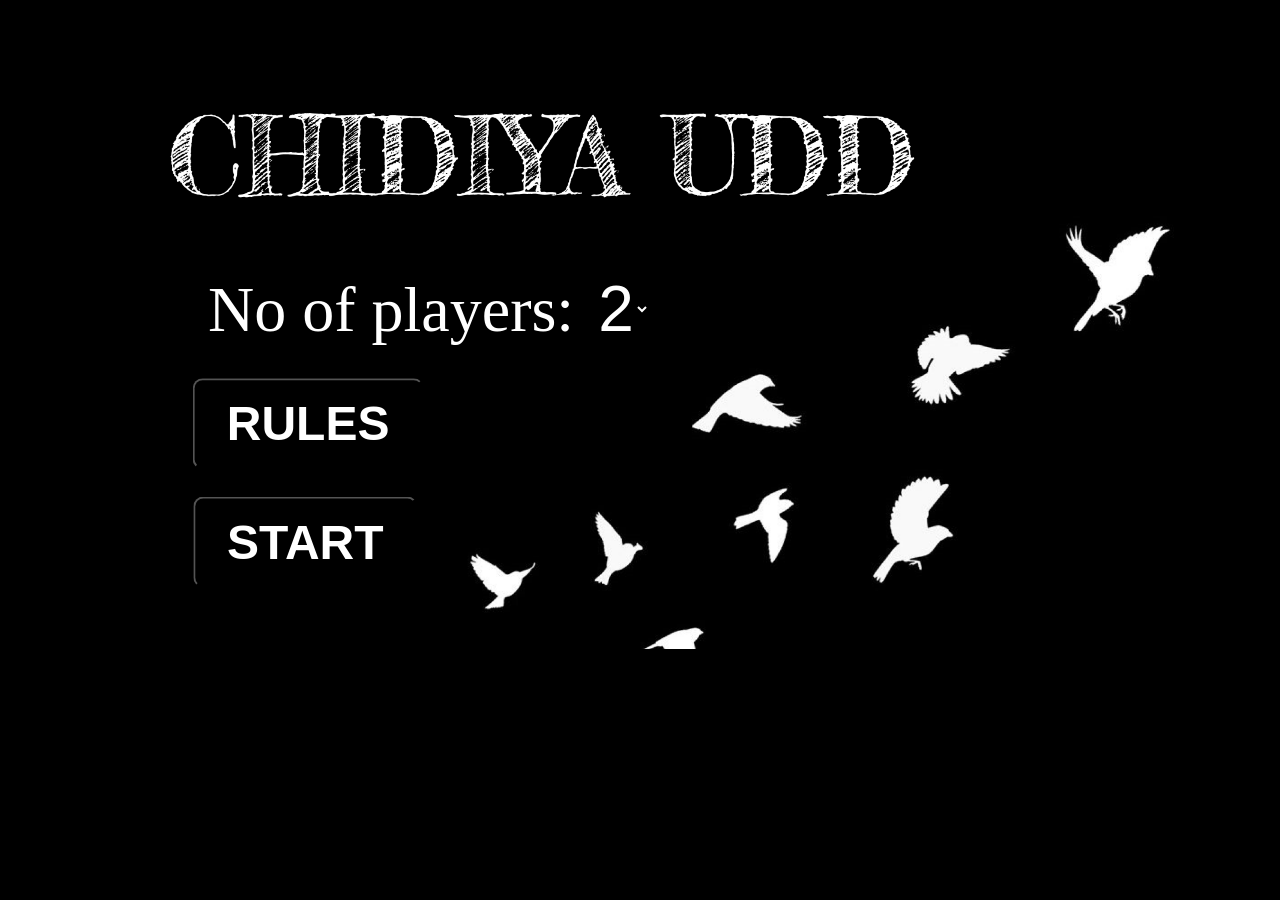
<file: CHIDIYA_UD-Sasmit/index.html>
<!DOCTYPE html>
<html lang="en">
<head>
    <meta charset="UTF-8">
    <meta http-equiv="X-UA-Compatible" content="IE=edge">
    <meta name="viewport" content="width=device-width, initial-scale=1.0">
    <title>chidiya_udd</title>
    <link rel="stylesheet" href="main.css">
</head>
<body>
    <div class="container1 container" id="container1">
        <img src="background1.png" id="bgd1" class="bgd">
        <div>
            <label for="nop" id="nope">No of players:</label>
            <select name="nofp" id="nop">
                <option value="2">2</option>
                <option value="3">3</option>
                <option value="4">4</option>
            </select>
            <button id="rules" onclick="change1()">RULES</button>
            <button id="start" onclick="change2()">START</button>
        </div>
        
    </div>
    <div class="container2 container" id="container2">
        <button id="begin" onclick="back()">X</button>
        <div class="containerr">
        <h1>RULES</h1>
        <div class="rulestext">
            <div id="r1">1. Players will be presented with images which may fly or not.</div>
            <div id="r2">2. Players have to press the corresponding key if it can fly. Otherwise they must not press any key during the time interval.</div>
            <div id="r3">3. The time interval will gradually keep decreasing.</div>
            <div id="r4">4. Each right answer will give +10 points and each wrong answer will give -5 points.</div>
            <div id="r5">5. The player who reaches 150 points first will be the winner.</div>
        </div>
        
        <div class="keys"><div id="keys">KEYS</div>
            <div id="p1key">PLAYER1 : Q</div>
            <div id="p2key">PLAYER2 : C</div>
            <div id="p3key">PLAYER3 : M</div>
            <div id="p4key">PLAYER4 : P</div>
        </div>
    </div>
        
        
        
    </div>
    <div class="container3 container" id="container3">
        <div class="containerscore">
        <div id="player1s">PLAYER 1(Q) : <div id="p1s">0</div></div>
        <div id="player2s">PLAYER 2(C) : <div id="p2s">0</div></div>
        <div id="player3s">PLAYER 3(M) : <div id="p3s">0</div></div>
        <div id="player4s">PLAYER 4(P) : <div id="p4s">0</div></div>
        </div>
        <img src="rsg.png" id="ques">
    </div>
    <div class="container4 container" id="container4">
        <div id="eliminate">SCORES</div>
        <div id="player1">PLAYER 1 : <div id="p5s">0</div></div>
        <div id="player2">PLAYER 2 : <div id="p6s">0</div></div>
        <div id="player3">PLAYER 3 : <div id="p7s">0</div></div>
        <div id="player4">PLAYER 4 : <div id="p8s">0</div></div>
        <button id="continue" onclick="change4()" >CONTINUE</button>
    </div>
        <div class="container5 container" id="container5">
            <div id="none">ITS A DRAW</div>
            <div id="p1win">PLAYER 1 HAS WON THE GAME</div>
            <div id="p2win">PLAYER 2 HAS WON THE GAME</div>
            <div id="p3win">PLAYER 3 HAS WON THE GAME</div>
            <div id="p4win">PLAYER 4 HAS WON THE GAME</div>
        <button id="restart" onclick="change5()">RESTART</button>
        </div>
</body>
<script src="script.js"></script>
</html>
</file>
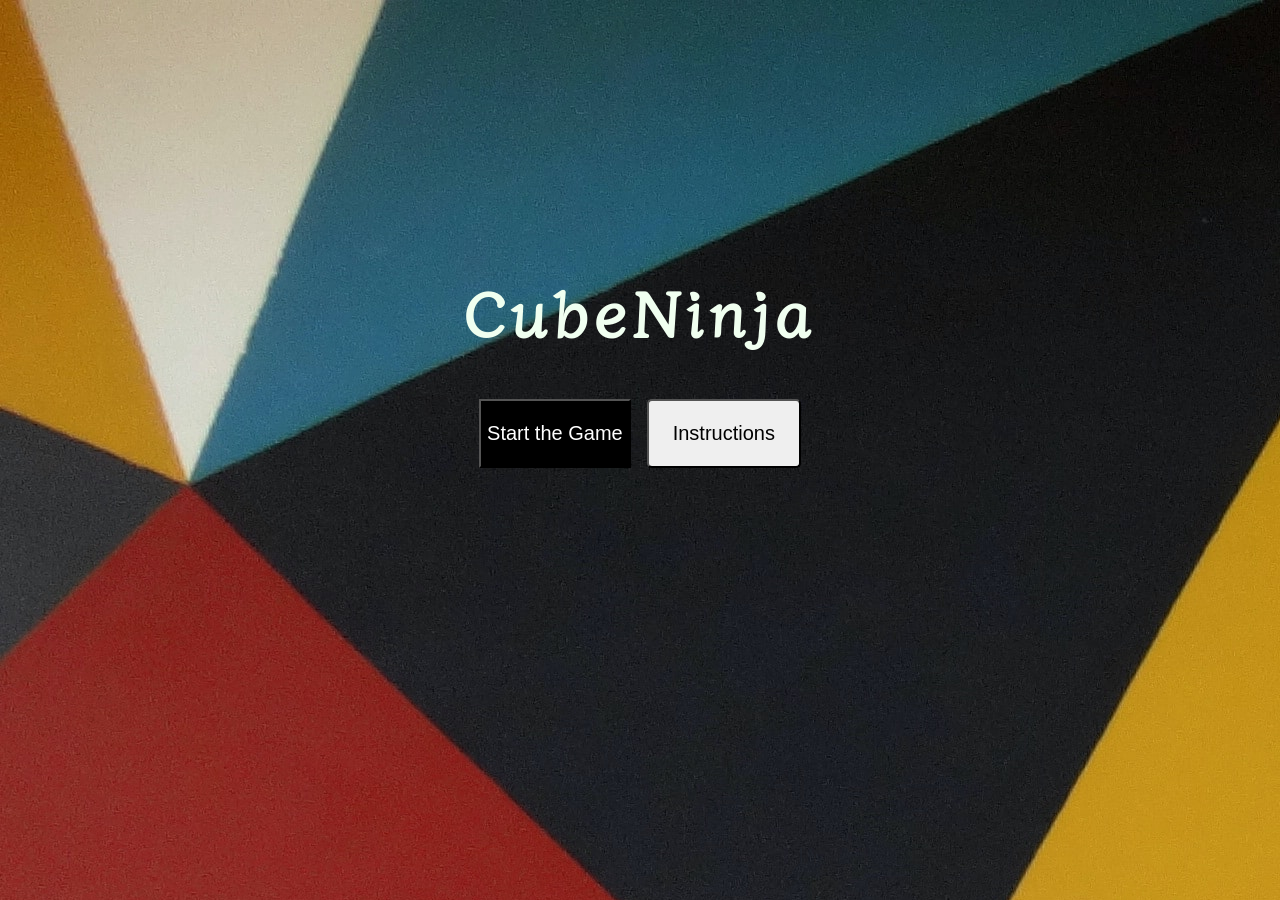
<file: CircleNinja-Pranav/index.html>
<!DOCTYPE html>
<html lang="en">
<head>
    <meta charset="UTF-8">
    <meta http-equiv="X-UA-Compatible" content="IE=edge">
    <meta name="viewport" content="width=device-width, initial-scale=1.0">
    <title>Cube Ninja</title>
    <link rel="preconnect" href="https://fonts.googleapis.com">
    <link rel="preconnect" href="https://fonts.gstatic.com" crossorigin>
    <link rel="preconnect" href="https://fonts.googleapis.com">
    <link rel="preconnect" href="https://fonts.gstatic.com" crossorigin>
    <link href="https://fonts.googleapis.com/css2?family=Dancing+Script:wght@700&family=Diphylleia&display=swap" rel="stylesheet">
    <link href="https://fonts.googleapis.com/css2?family=Dancing+Script:wght@700&display=swap" rel="stylesheet">
    <link rel="stylesheet" href="styles.css">
</head>
<body>
    <div class = "bgs">
        <h1 class = "head">CubeNinja</h1>
        <center>
            <div class = "wrapper">
                <button class = "start-game"><p class = "button-text">Start the Game</p>
                <button class = "button_i">Instructions</button>
            </div>
        </center>
        
       
        <pre class = "instructions" hidden = "hidden">Instructions:
            1. After clicking start, randomly cubes will be projected on to the screen.
            2. Using your touchpad/mouse, you should try to cut the cubes. If the cube is cut, itll change it's color to red.
            3. If any cube that is not cut goes below the screen, the game ends.
        </pre>
    </div>
    <div class = "game-canvas" hidden = "hidden">
        <button class = "end-game no-select">End Game</button>
       <center><p class = "score no-select">Score : 0</p></center>
       <p class = "lives">Lives Remaining: 3</p>
        
        <canvas id="canvas" width="2000" height="1500"></canvas>
    </div>
    <div class = "game-end" hidden = "hidden">
        <p class = "no-select">GameFinished</p>
        <p class = "final-score no-select">Your score was: 0</p>
       <button class = "home no-select">Go to home</button>
       <button class = "start-game-again no-select">Restart the Game</button>
    </div>
    <script src="script.js"></script>
</body>
</html>
</file>
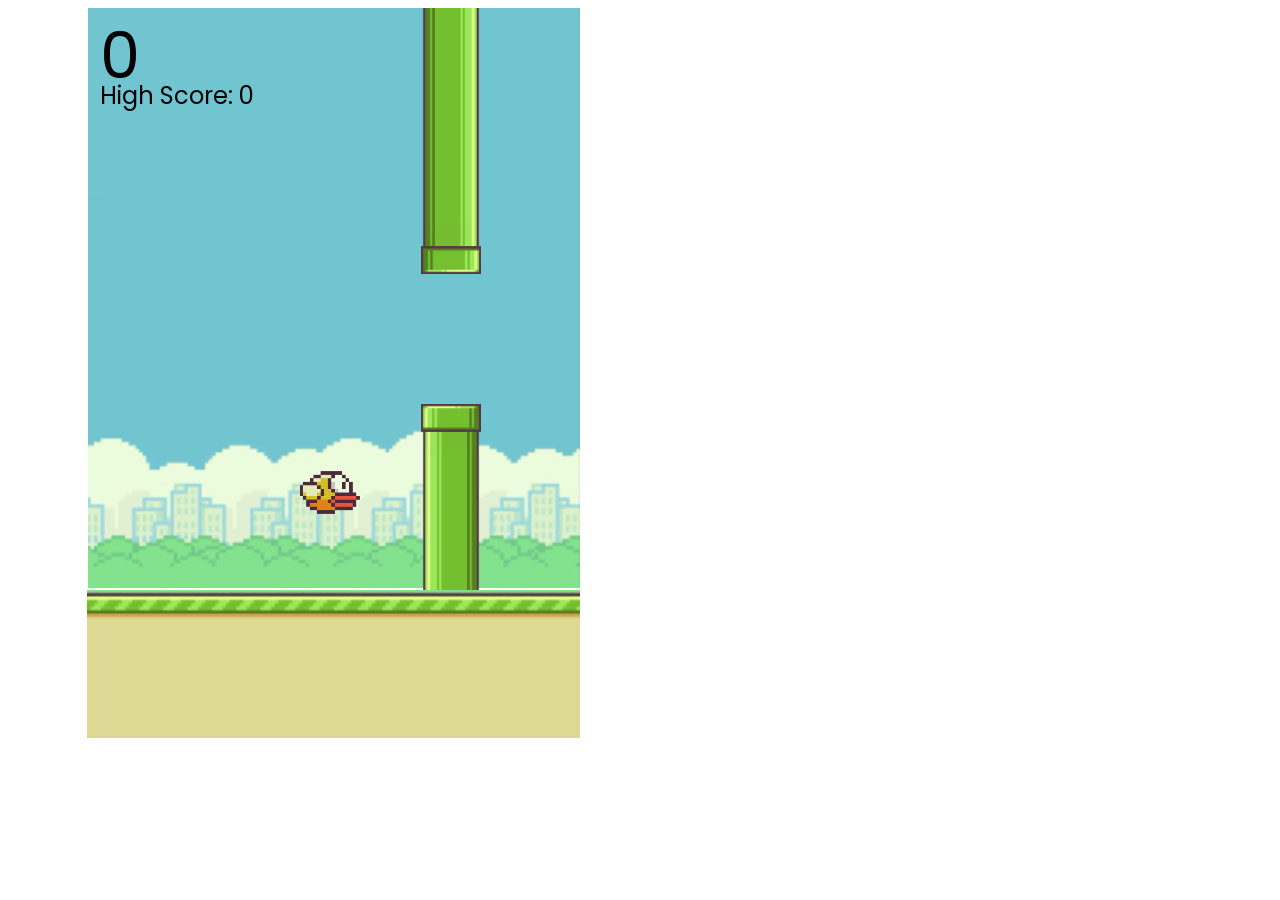
<file: flappyBird-Saurabh/index.html>
<!DOCTYPE html>
<html lang="en">
<head>
    <meta charset="UTF-8">
    <meta http-equiv="X-UA-Compatible" content="IE=edge">
    <meta name="viewport" content="width=device-width, initial-scale=1.0">
    <link rel="stylesheet" href="styles.css">
    <script src="index.js"></script>
    <title>Flappy Bird</title>
</head>
<body>
    <div class="border-left"></div>
    <div class="game-wrapper">
        <div class="border-top"></div>
        <div class="sky">
            <div id="counter"></div>
            <div class="high-score">High Score: </div>
            <div class="game-over">Game Over</div>
            <div class="any-key">Press any key to restart</div>
            <div class="flappy-bird"></div>
        </div>
        <div class="ground"></div>
    </div>
    <div class="border-right"></div>
    
</body>
</html>
</file>
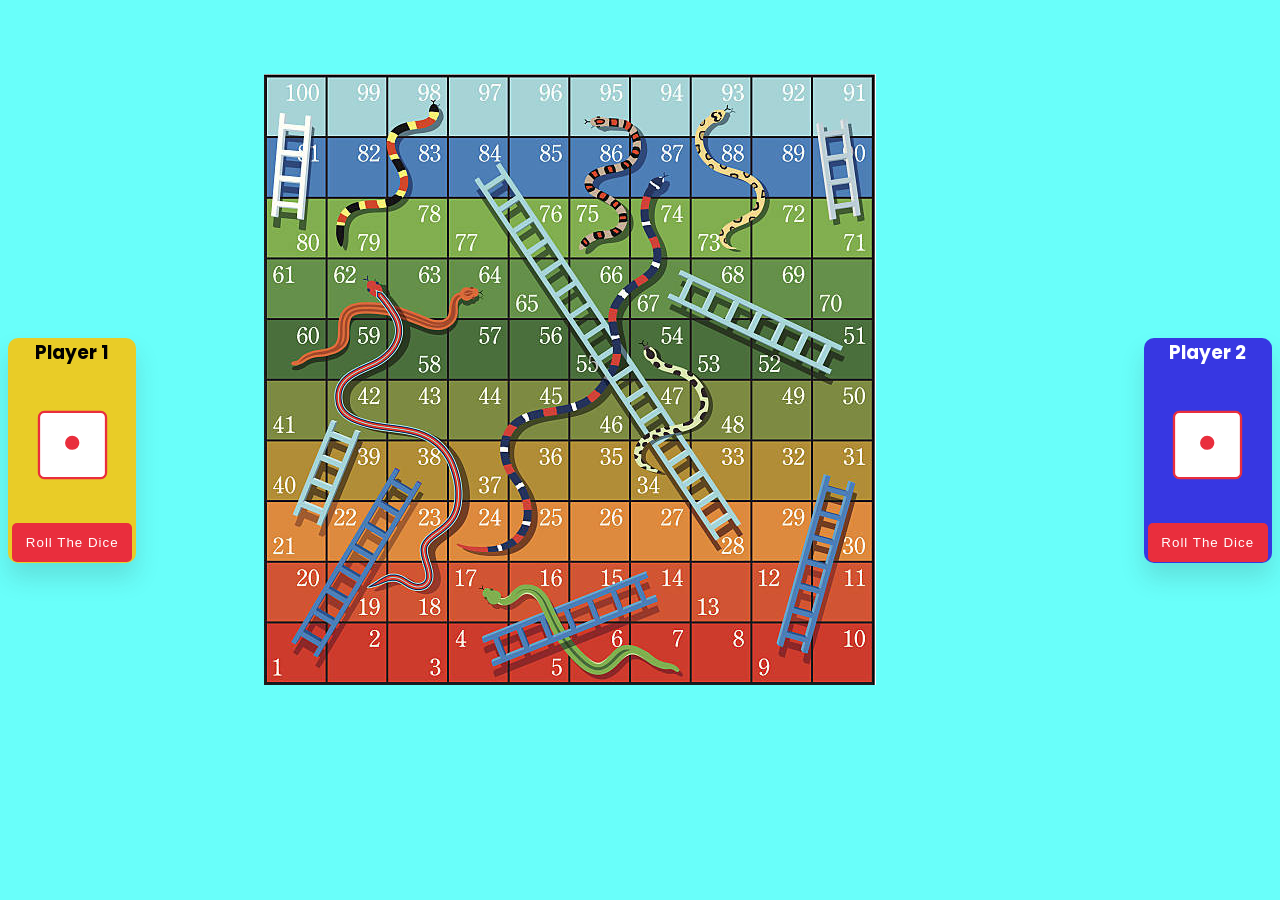
<file: game/index.html>
<!DOCTYPE html>
<html lang="en">

<head>
    <meta charset="UTF-8">
    <meta http-equiv="X-UA-Compatible" content="IE=edge">
    <meta name="viewport" content="width=device-width, initial-scale=1.0">
    <title>Snakes and Ladders</title>
    <link href="https://fonts.googleapis.com/css2?family=Poppins:wght@500&display=swap" rel="stylesheet">
    <link rel="stylesheet" href="styles.css">
</head>

<body>
    <div class="game-frame">
        <div class="dice-frame">
            <div class="text1">
                <h3><b>Player 1</b></h3>
            </div>
            <img src="img/dice-01.svg" id="dice-01" class="dice" alt="">
            <div>
                <button class="btn" id="btn1">Roll The Dice</button>
            </div>
        </div>

        <div class="board">
            <div class="box"></div>

        </div>
        <div class="dice-frame" id="frame2">
            <div class="text2">
                <h3><b>Player 2</b></h3>
            </div>
            <img src="img/dice-01.svg" id="dice-02" class="dice" alt="">
            <div>
                <button class="btn" id="btn2">Roll The Dice</button>
            </div>
        </div>
    </div>
    <script src="script.js"></script>
</body>

</html>
</file>
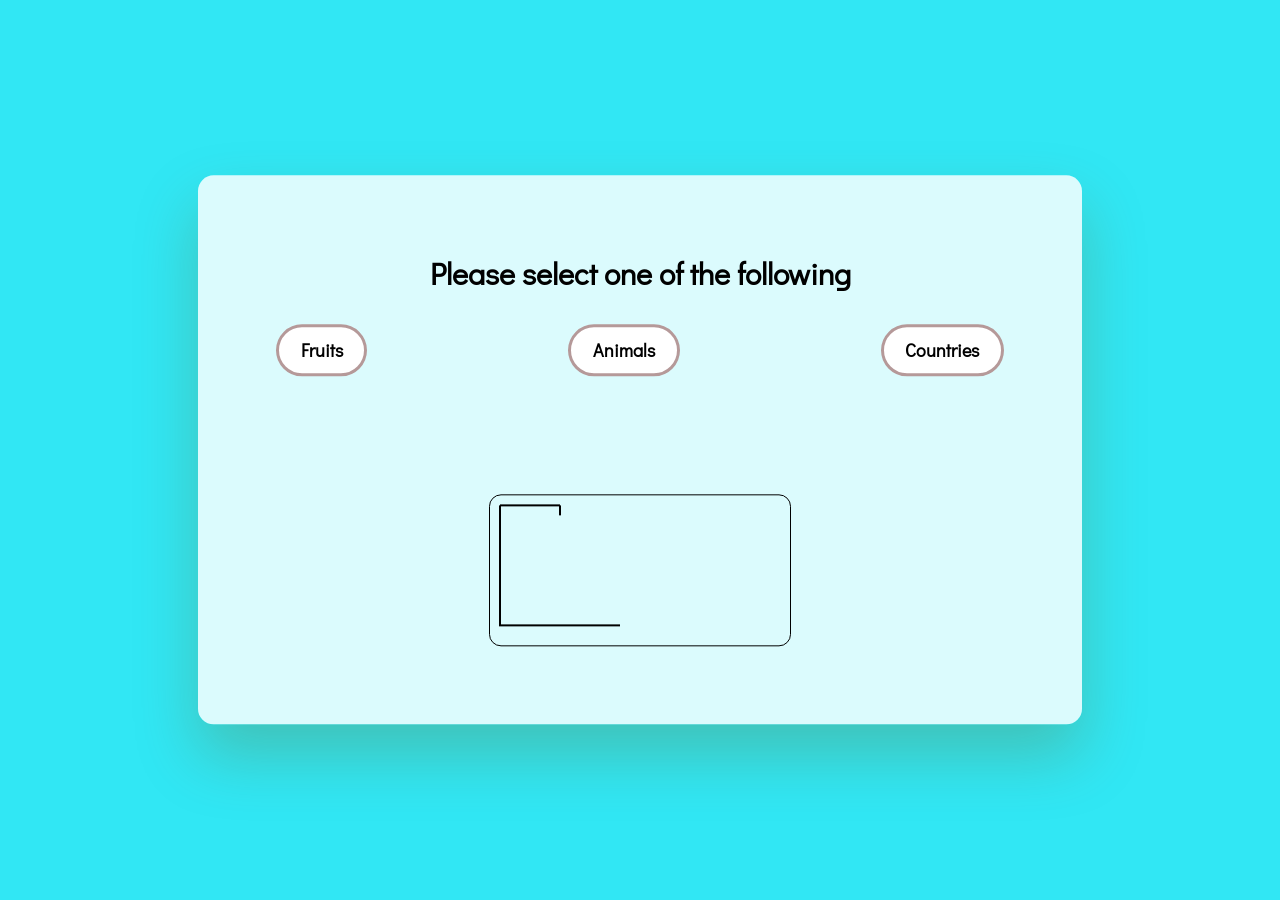
<file: GuessingGAme-Hardik/index.html>
<!DOCTYPE html>
<html lang="en">

<head>
  <meta name="viewport" content="width=device-width, initial-scale=1.0" />
  <title>Guessing Game </title>
  <!-- Google Fonts -->
  <link href="https://fonts.googleapis.com/css2?family=Didact+Gothic&display=swap" rel="stylesheet">


  <!-- Stylesheet -->
  <link rel="stylesheet" href="style.css" />
</head>

<body>
  <div class="container">
    <div id="options-container"></div>
    <div id="letter-container" class="letter-container hide"></div>
    <div id="user-input-section"></div>
    <canvas id="canvas"></canvas>
    <div id="new-game-container" class="new-game-popup hide">
      <div id="result-text"></div>
      <button id="new-game-button">New Game</button>
    </div>
  </div>
  <!-- Script -->
  <script src="script.js"></script>
</body>

</html>
</file>
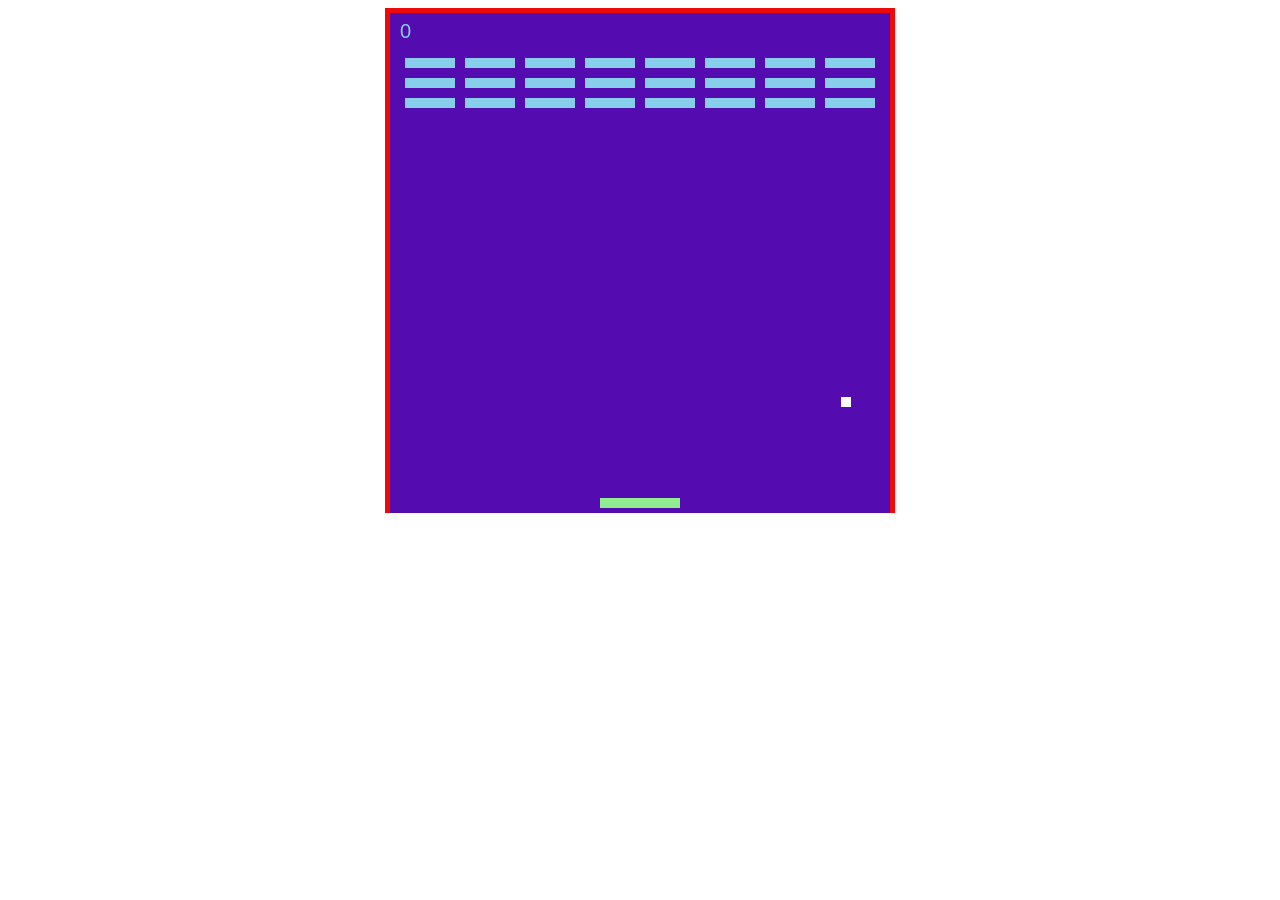
<file: js game/index.html>
<html>
    <head>
        <meta charset="UTF-8">
        <meta name="viewport", content="width=device-width, initial-scale=1.0">
        <title>Breakout</title>
        <link rel="stylesheet" href="breakout.css">
        <script src="breakout.js"></script>
    </head>

    <body>
        <canvas id="board"></canvas>
    </body>
</html>
</file>
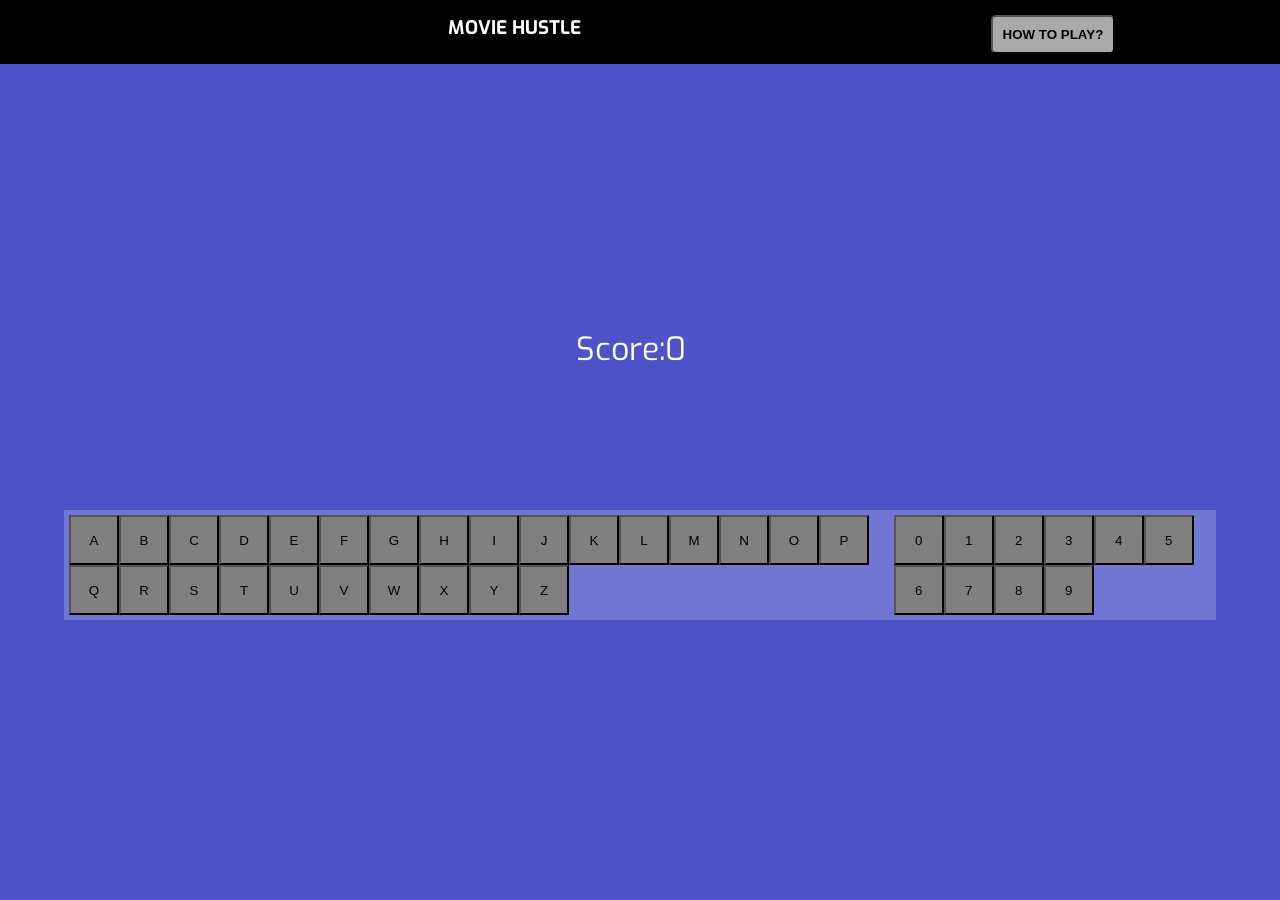
<file: movie-Jasleen/index.html>
<!DOCTYPE html>
<html lang="en">
<head>
    <meta charset="UTF-8">
    <meta http-equiv="X-UA-Compatible" content="IE=edge">
    <meta name="viewport" content="width=device-width, initial-scale=1.0">
    <title>Game</title>
    <link rel="stylesheet" href="index.css">

</head>
<body>
    <div id="play">
        <div class="two">
        <h3>MOVIE HUSTLE</h3>
        <button class="playbtn" onclick="how()" >HOW TO PLAY?</button>
        </div>
    </div>
    
       <p id="how" class="none">So here is the movie title in which you got only vowels of the title and you got chances equal to the number of consonants in the title to guess the correct movie.<br>
        In the checkbox if you enter any consonant if that consonant is there in the title name it will be filled in the title name automatically as well as in the correct consonants space to let you know which consonants you already have filled and if you
        enter wrong consonant it will fill that consonant in the wrong space and you will lose one chance.
        </p>
    <div id="one">
      
    </div>
    <div id="new">
    <p id="gameloss" ></p>
    </div>
    <div id="guess"><button type="button" id="nextbtn" onclick="next()">GUESS NEXT MOVIE</button></div>
    <div class="score">
        <p>Score:</p>
        <p id="point">0</p>
    </div>
   
    <div id="chances"></div>
    <div id="gh">
       <div id="consonant">
         
       </div>
       <div id="number">
        
       </div>
    </div>
  
     <script>
        let consonant=document.getElementById('consonant');
        let number=document.getElementById('number');
        for(let i=65;i<=90;i++){
             var node=document.createElement('button');
             node.type='submit';
             node.classList.add('subbtn');
             textnode=String.fromCharCode(i);
             node.append(textnode);
             node.onclick=function() {hint(this);};
             consonant.appendChild(node);
        }
        for(let i=48;i<=57;i++){
             var node=document.createElement('button');
             node.type='submit';
             node.classList.add('subbtn');
             textnode=String.fromCharCode(i);
             node.append(textnode);
             node.onclick=function() {hint(this);};
             number.appendChild(node);
        }
                const url = 'https://abir82-bollywood-recommendations.p.rapidapi.com/?year=2018&genre=Comedy';
        const options = {
	        method: 'GET',
	       headers: {
	         	'X-RapidAPI-Key': '3684e6db84msh42d5d977177dfcdp15ac51jsn2b864f074624',
	         	'X-RapidAPI-Host': 'abir82-bollywood-recommendations.p.rapidapi.com'
	}
};
let l={};
fetch(url,options).then((response)=>{
             if (!response.ok) {
           throw new Error(`HTTP error: ${response.status}`);
            }
        return  response.json();
             }).then((json)=>{
               l=json;
             });
             let b=[];
             let hino=0;
             let h=0;
             let hiden=[];
             let s="";
             let q=0;
             let x=0;
             fet(0);
             function fet(q){
                b=[];
                hino=0;
                h=0;
                hiden=[];
                s="";
                k="";
               document.getElementById('gameloss').style.display='none';
               document.getElementById('nextbtn').style.display='none';
             fetch(url,options).then((response)=>{
                         if (!response.ok) {
                       throw new Error(`HTTP error: ${response.status}`);
                        }
                    return  response.json();
                         }).then((json)=>{
                       console.log(json);
                       // json is  an array of objects
                        let c=(json.data[q]).Title;
                          console.log(c);
                    
                        let d=c.toUpperCase();
                        let a=['A','E','I','O','U'];
                         console.log(d.length);
                         for(let i=0;i<d.length;i++){
                            let done;
                           if (a.includes(d[i])){
                                done=document.createElement('div');
                                done.classList.add("letter");
                                const f=document.createTextNode(d[i]);
                                done.appendChild(f);
                                done.id=i;
                            }
                            else if(d[i]==" "){
                                done=document.createElement('div');
                                done.classList.add("space");
                                const f=document.createTextNode(d[i]);
                                done.appendChild(f);
                                done.id=i;
                            }
                            else{
                                hiden.push(d[i]);
                                b.push(i);
                                done=document.createElement('div');
                                done.classList.add("letter");
                                done.id=i;
                            }
                            document.getElementById('one').appendChild(done);
                         }
                        document.getElementById('chances').innerHTML='CHANCES LEFT: '+b.length ;
                        
                    })
            }
            document.addEventListener('keypress',adding);
            function adding(e){
                let key=(e.key).toUpperCase();
                let array=document.getElementsByClassName('subbtn');
                let display=document.getElementById('consonant').style.display;
                console.log(display);
                if(display!='none'){
                for(let i=0;i<array.length;i++){
                    if(array[i].innerHTML==key){
                        hint(array[i]);
                        break;
                    }
                }
               }
            }

            function validateForm(){
                let movie=(document.forms['complete']['movie'].value).toUpperCase;
                if(movie==((l.data[q].Title).toUpperCase)){
                    document.getElementById('nextbtn').style.display='block';
                    score=Number(document.getElementById('point').innerHTML);
                    score+=1;
                    document.getElementById('point').innerHTML=String(score);
                }
            }
            function hint(value){
                let a=['A','E','I','O','U'];
               let conso=value.innerHTML;
               console.log(conso);
            console.log(conso.search(/^([a-z]{1}|[A-Z]{1}|[0-9]{1})$/g));
            if(conso.search(/^([a-z]{1}|[A-Z]{1}|[0-9]{1})$/g)>=0){
               // document.getElementById('invalid').style.display='none';
               conso=conso.toUpperCase();
               const str = l.data[q].Title;
               if(hiden.includes(conso)){
                h+=1;
                chances-=1;
                value.style.backgroundColor='#63FF20';
                 const indexes = [];
                 //let x=document.createElement('span');
                 document.getElementById('chances').innerHTML='You only have '+(b.length-h)+' chances';
                 //const f=document.createTextNode(conso);
                 //x.appendChild(f);
                 //document.getElementById('correct').appendChild(x);
                for (let index = 0; index < str.length; index++) {
                    if (((str[index].toUpperCase() )== conso) ) {
                       indexes.push(index);
                    }
               }
               for(let j=0;j<indexes.length;j++){
                  let r=document.getElementById(indexes[j]);
                  if(document.getElementById(indexes[j]).innerHTML==0){
                    r.innerHTML=conso;
                    hino+=1;
                  }
               }
            }
            else if((!(a.includes(conso))) && (!(hiden.includes(conso)))){
                h+=1;
                let x=document.createElement('span');
                value.style.backgroundColor='#E3242B';
                document.getElementById('chances').innerHTML='You only have '+(b.length-h)+' chances';
                // const f=document.createTextNode(conso);
                // x.appendChild(f);
                // console.log(x);
                // document.getElementById('wrong').appendChild(x);
            }
            console.log(hino)
            if (hino==b.length){
              //w  document.getElementById('result').innerHTML='CONGRATS!! YOU GUESSED THE CORRECT MOVIE TITLE';
               // for(let ll=0;ll<(document.getElementsByClassName('letter').length);ll++){
               //     document.getElementsByClassName('letter')[i];
               // }
                document.getElementById('nextbtn').style.display='block';
                let point=document.getElementById('point').innerHTML;
                point=String(Number(point)+1);
                document.getElementById('point').innerHTML=point;
            }
            else if((hino!=b.length) && (h==b.length)){
                document.getElementById('consonant').style.display='none';
                document.getElementById('number').style.display='none';
                let da="WRONG GUESS!! RIGHT NAME IS "+(str);
                document.getElementById('nextbtn').style.display='block';
                document.getElementById('gameloss').innerHTML=da;
                document.getElementById('gameloss').style.display='block';
                document.getElementById('complete').remove();
                
            }
        }
        else{
            document.getElementById('invalid').style.display='block';
        }    
             }
        function next(){
            let menu = document.getElementById('one');
            let arr=document.getElementsByClassName('subbtn');
            for(let i=0;i<arr.length;i++){
                arr[i].style.backgroundColor='grey';
            }
            while (menu.firstChild) {
               menu.removeChild(menu.firstChild);
            }
            document.getElementById('consonant').style.display='block';
            document.getElementById('number').style.display='block';
            //let correct=document.getElementById('correct');
            //while(correct.firstChild){
            //    correct.removeChild(correct.firstChild);
           // }
            //let wrong=document.getElementById('wrong');
            //while(wrong.firstChild){
            //    wrong.removeChild(wrong.firstChild);
            //}
          //  document.getElementsByClassName
            q+=1;
            fet(q);
            
        }
        function how(){
            console.log('hi')
            document.getElementById('how').classList.toggle('none');
            console.log(document.getElementById('how'));

        }
        
     </script>
</body>
</html>
</file>
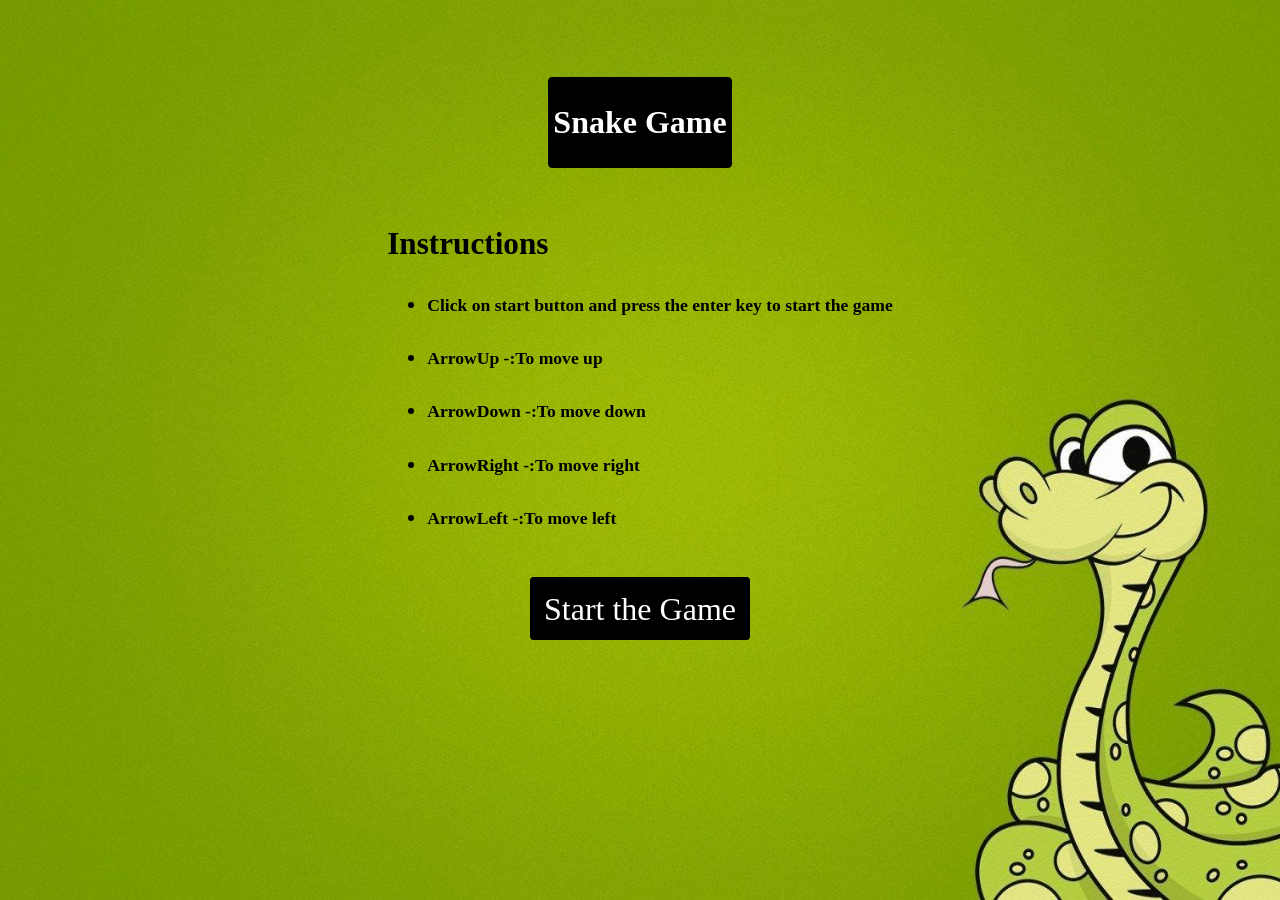
<file: Snake_game-Dhruv/index.html>
<!DOCTYPE html>
<html lang="en">
<head>
    <meta charset="UTF-8">
    <meta http-equiv="X-UA-Compatible" content="IE=edge">
    <meta name="viewport" content="width=device-width, initial-scale=1.0">
    <title>Document</title>
    <link rel="stylesheet" href="styles/rules.css">
</head>
<body>
    <div class="content">
    <div class="top"><h1>Snake Game</h1></div>
    <div class="ins">
        <h2>Instructions</h2>
        <ul>
        <li><h5>Click on start button and press the enter key to start the game</h5></li>
        <li><h5>ArrowUp -:To move up</h5></li>
        <li><h5>ArrowDown -:To move down</h5></li>
        <li><h5>ArrowRight -:To move right</h5></li>
        <li><h5>ArrowLeft -:To move left</h5></li>

    </ul>

    </div>
    <div class="butt">
        <a href="game.html" class="start" >Start the Game</a>
    </div></div>
    
</body>
</html>
</file>
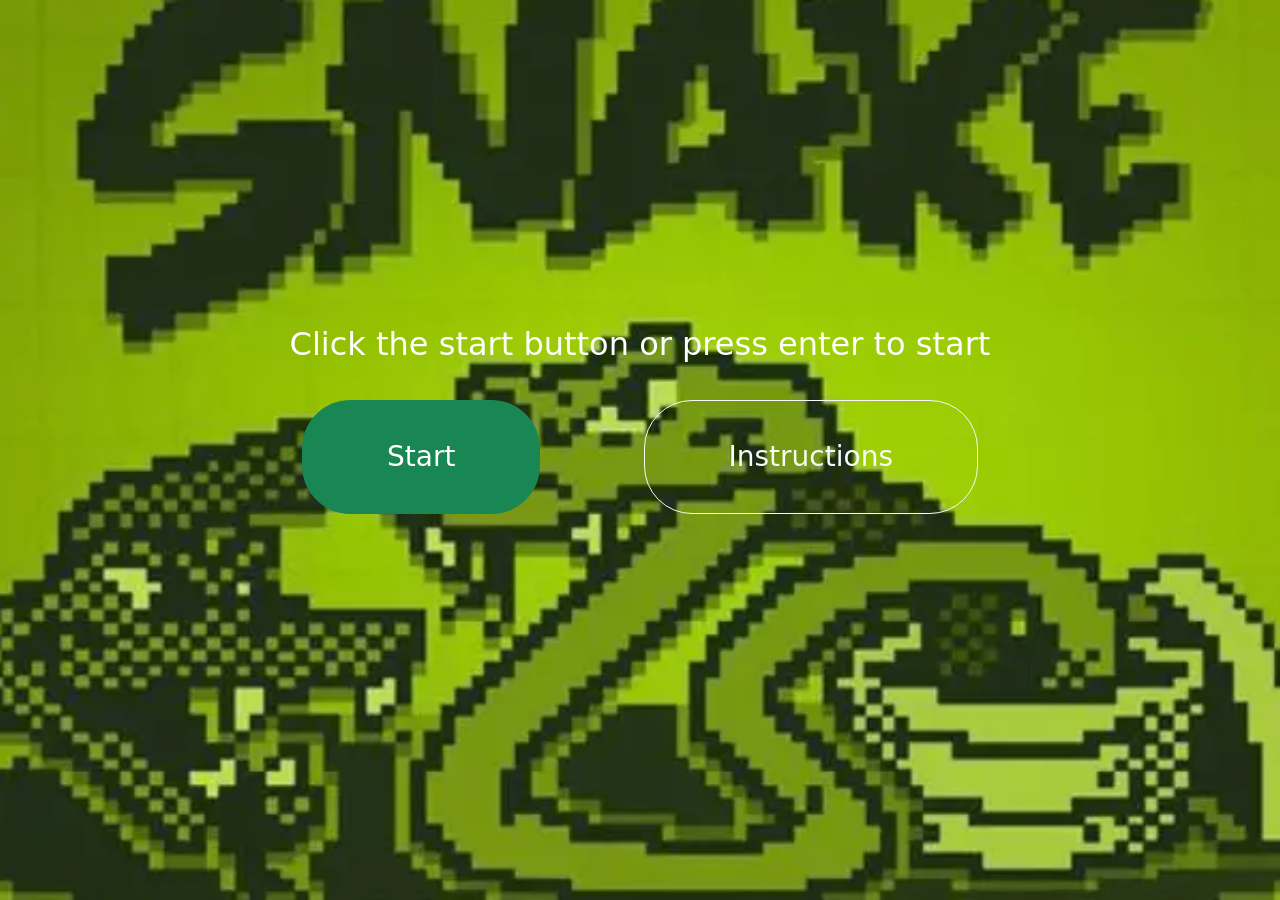
<file: snakes_game-aditya/index.html>
<!DOCTYPE html>
<html lang="en">
  <head>
    <meta charset="UTF-8" />
    <meta http-equiv="X-UA-Compatible" content="IE=edge" />
    <meta name="viewport" content="width=device-width, initial-scale=1.0" />
    <title>Snakes</title>
    <link rel="stylesheet" href="./page1/style1.css" />

    <!-- Bootstrap CDN -->
    <link
      href="https://cdn.jsdelivr.net/npm/bootstrap@5.3.0-alpha3/dist/css/bootstrap.min.css"
      rel="stylesheet"
      integrity="sha384-KK94CHFLLe+nY2dmCWGMq91rCGa5gtU4mk92HdvYe+M/SXH301p5ILy+dN9+nJOZ"
      crossorigin="anonymous"
    />
    <script
      src="https://cdn.jsdelivr.net/npm/bootstrap@5.3.0-alpha3/dist/js/bootstrap.bundle.min.js"
      integrity="sha384-ENjdO4Dr2bkBIFxQpeoTz1HIcje39Wm4jDKdf19U8gI4ddQ3GYNS7NTKfAdVQSZe"
      crossorigin="anonymous"
    ></script>
  </head>
  <body>
    <div class="main-page">
      <div class="content-upper">
        Click the start button or press enter to start
      </div>

      <div class="content-middle">
        <div class="buttons">
          <button class="button btn btn-success" id="start-button">
            Start
          </button>
          <button class="button btn btn-outline-light" id="instructions-button">
            Instructions
          </button>
        </div>
      </div>

      <div class="content-lower">
        <div id="instructions">
          <h5 class="instruction-heading">Instructions</h5>
          <ul class="instruction-list">
            <li>
              Press any of the arrow keys to make the snake start moving in the
              direction of your choice.
            </li>
            <li>Use the arrow keys to control the direction of the snake</li>
            <li>
              Eat as many apples as possible without crashing into the wall or
              yourself
            </li>
            <li>
              Press the play again button or the enter key to restart the game
            </li>
          </ul>
        </div>
      </div>
    </div>
  </body>
  <script src="./page1/index1.js"></script>
</html>
</file>
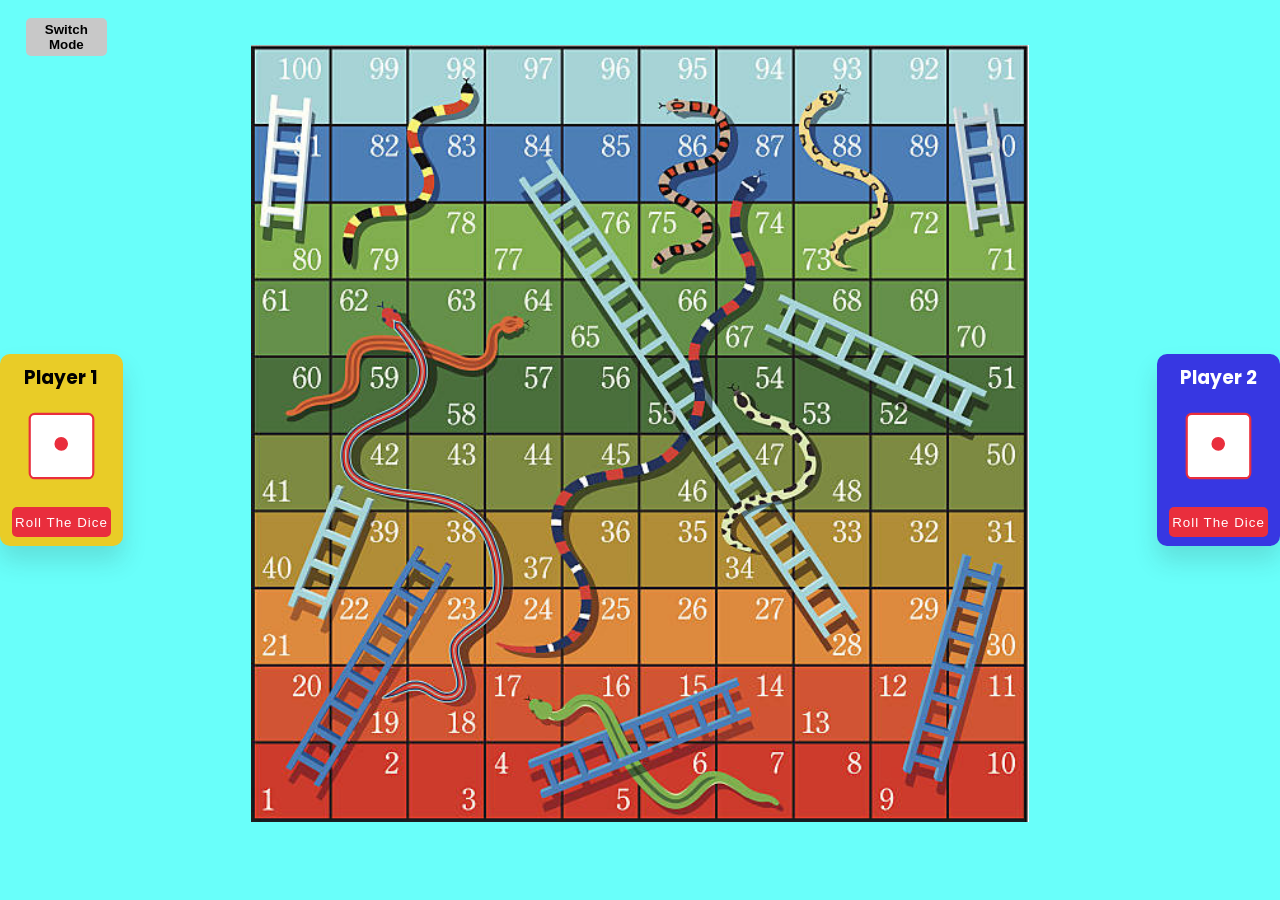
<file: snakes_n_ladders-roopam/index.html>
<!DOCTYPE html>
<html lang="en">

<head>
    <meta charset="UTF-8">
    <meta http-equiv="X-UA-Compatible" content="IE=edge">
    <meta name="viewport" content="width=device-width, initial-scale=1.0">
    <title>Snakes and Ladders</title>
    <link href="https://fonts.googleapis.com/css2?family=Poppins:wght@500&display=swap" rel="stylesheet">
    <link rel="stylesheet" href="styles.css">
</head>

<body>
    <div class="game-frame">
        <div class="switch">
            <a href="hvc.html"><button class="switch-btn"><b>Switch Mode</b></button></a>
        </div>

        <div class="dice-frame">
            <div class="text1">
                <h3><b>Player 1</b></h3>
            </div>
            <div class="dice">
                <img src="img/dice-01.svg" id="dice-01" alt="">
            </div>
            <div class="btn-box">
                <button class="btn" id="btn1">Roll The Dice</button>
            </div>
        </div>

        <div class="board">
            <img src="img/board.jpg" alt="">
        </div>

        <div class="dice-frame" id="frame2">
            <div class="text2">
                <h3><b>Player 2</b></h3>
            </div>
            <div class="dice">
                <img src="img/dice-01.svg" id="dice-02" alt="">
            </div>
            <div class="btn-box">
                <button class="btn" id="btn2">Roll The Dice</button>
            </div>
        </div>
        <div class="msg-box" id="pl1">
            <p>Player 1 is the winner!</p>
            <button class="ok-btn">OK</button>
        </div>
        <div class="msg-box" id="pl2">
            <p>Player 2 is the winner!</p>
            <button class="ok-btn">OK</button>
        </div>
    </div>

    <script src="script.js"></script>
</body>

</html>
</file>
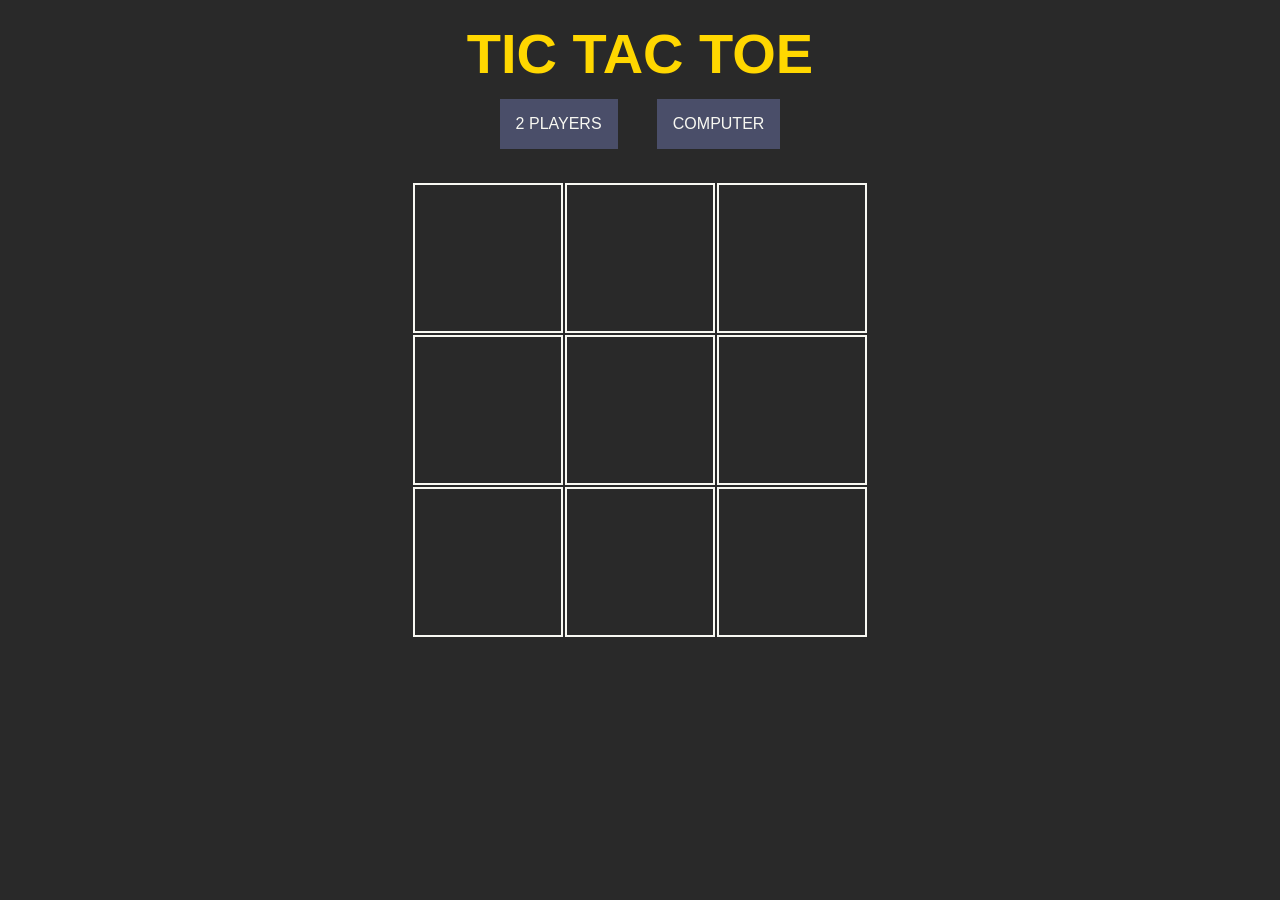
<file: TicTacToe-Divij/index.html>
<!DOCTYPE html>
<html lang="en">

<head>


    <link rel="stylesheet" href="styles.css">
    <meta charset="UTF-8">
    <meta http-equiv="X-UA-Compatible" content="IE=edge">
    <meta name="viewport" content="width=device-width, initial-scale=1.0">
    <title>Document</title>
</head>

<body>
    <h1 id="heading">TIC TAC TOE</h1>
    <div class="mode" id="mode"><button id="players">2 PLAYERS</button><button id="computer">COMPUTER</button></div>
    <div class="box">
        <table class="rows">
            <tr>
                <td id="r11"></td>
                <td id="r12"></td>
                <td id="r13"></td>
            </tr>
            <tr>
                <td id="r21"></td>
                <td id="r22"></td>
                <td id="r23"></td>
            </tr>

            <tr>
                <td id="r31"></td>
                <td id="r32"></td>
                <td id="r33"></td>
            </tr>
        </table>
    </div>
 

    

      
      
      
    <script src="script.js"></script>
</body>

</html>
</file>
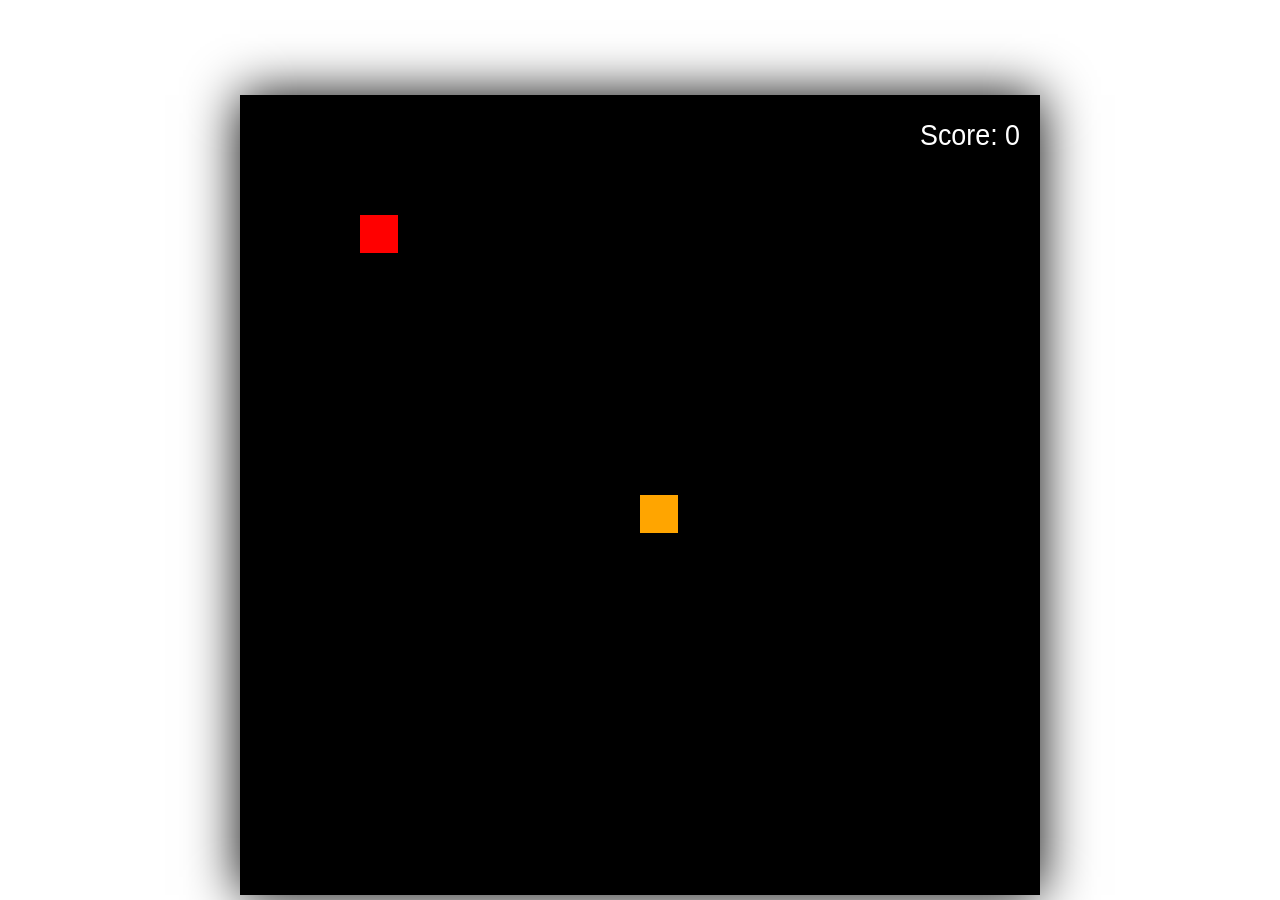
<file: snakes_game-aditya/page2/index.html>
<!DOCTYPE html>
<html lang="en">
<head>
    <meta charset="UTF-8">
    <meta http-equiv="X-UA-Compatible" content="IE=edge">
    <meta name="viewport" content="width=device-width, initial-scale=1.0">
    <title>Snakes</title>
    <link rel="stylesheet" href="style.css">
    <link rel="shortcut icon" href="#">

    <!-- Bootstrap CDN -->
    <link
      href="https://cdn.jsdelivr.net/npm/bootstrap@5.3.0-alpha3/dist/css/bootstrap.min.css"
      rel="stylesheet"
      integrity="sha384-KK94CHFLLe+nY2dmCWGMq91rCGa5gtU4mk92HdvYe+M/SXH301p5ILy+dN9+nJOZ"
      crossorigin="anonymous"
    />
    <script
      src="https://cdn.jsdelivr.net/npm/bootstrap@5.3.0-alpha3/dist/js/bootstrap.bundle.min.js"
      integrity="sha384-ENjdO4Dr2bkBIFxQpeoTz1HIcje39Wm4jDKdf19U8gI4ddQ3GYNS7NTKfAdVQSZe"
      crossorigin="anonymous"
    ></script>

</head>
<body>
    <canvas id="game" width="800" height="800 "></canvas>
    <button id="after-death" class="btn btn-danger btn-lg">Play again</button>
</body>
<script src="index.js"></script>
</html>
</file>
<file: CHIDIYA_UD-Sasmit/main.css>
body{
    display: flex;
    flex-direction: column;
    justify-content: center;
    align-items: center;
    background-color: black;
    margin: auto;
    height: max-content;
}
.container{
    width: 90%;
}
.container1{
    /* display: none; */
}
.container1 div{
    position: absolute;
    margin-top: -30%;
    left: 15%;
}a
.container1 div label{
    color: #fff;
    font-size: 4rem;
}
#nop,#nope{
    margin-left: 1rem;
    font-size: 4rem;
    background-color: black;
    border: black;
    color: #fff;
}
.bgd{
    
    width: 100%;
}
.container2{
    display: none;
}
.containerr{
    display: flex;
    flex-direction: column;
    justify-content: center;
    align-items: center;
}
h1{
    color: #fff;
    font-size: 4rem;
    text-decoration: underline;
}
#r1,#r2,#r3,#r4,#r5{
    color: #fff;
    font-size: 2.5rem;
    margin: 1rem;
}
#begin{
    position: absolute;
    margin-top: 2rem;
    font-size: 3rem;
    margin-left: 80%;
    border-radius: 10px;
    padding: 1rem 2rem;
    font-weight: bolder;
}
#start{
        position: relative;
        transform: translate(-310%,250%);
        font-size: 3rem;
        border-radius: 10px;
        padding: 1rem 2rem;
        background-color: black;
        color: #fff;
        font-weight: bolder;
}
#rules{
    position: relative;
    transform: translate(-200%,120%);
    font-size: 3rem;
    border-radius: 10px;
    padding: 1rem 2rem;
    background-color: black;
    color: #fff;
    font-weight: bolder;
}
.container3{
    display: flex;
    flex-direction: column;
    align-items: center;
    justify-content: center;
    display: none;
}
#ques{
    margin-top: 4rem;
    width: 50%;
}
.container4{
    display: none;
    flex-direction: column;
}
#eliminate{
    color: #fff;
    font-size: 6rem;
    text-align: center;
    margin-top: 2%;
    margin-bottom: 3rem;
    text-decoration: underline;
}
.containerscore{
    display: flex;
    justify-content: space-between;
    width: 100%;
}
#player1s,#player2s,#player3s,#player4s{
    justify-content: center;
    display: flex;
    color: #fff;
    font-size: 2.5rem;
    text-align: center;
    margin-top: 2%;}
#player4s,#player3s{
    display: none;
}
#player1,#player2,#player3,#player4{
    justify-content: center;
    display: flex;
    color: #fff;
    font-size: 4rem;
    text-align: center;
    margin-top: 2%;}
#continue{
    margin-top: 3rem;
        position: relative;
        background-color: black;
        color: #fff;
        font-size: 4rem;
        border-radius: 10px;
        padding: 1rem 2rem;
        font-weight: bolder;
        margin-left:auto;
        margin-right: auto;
}
#player1,#player2,#player3,#player4{
    /* display: none;} */}

#p1win,#p2win,#p3win,#p4win,#none{
    color: #fff;
    font-size: 8rem;
    text-align: center;
    margin-top: 12rem;}

    #p1win,#p2win,#p3win,#p4win,#none{display: none;}

    #restart{
        margin-top: 3rem;
        position: relative;
        background-color: black;
        color: #fff;
        font-size: 4rem;
        border-radius: 10px;
        padding: 1rem 2rem;
        font-weight: bolder;
        margin-left:auto;
        margin-right: auto;
    }
#container5{
    display: none;
    flex-direction: column;
}
.keys{
    color: #fff;
    margin-top: 2rem;
    display: flex;
    flex-direction: column;
    text-align: center;
}
#keys{
    color: #fff;
    font-size: 4rem;
    text-decoration: underline;
    margin-bottom: 0.5rem;
}
#p1key,#p2key,#p3key,#p4key{
    color: #fff;
    font-size: 2.5rem;
    margin-top: 0.5rem;
    margin-bottom: 0.5rem;
    /* display: none; */
}
#p3key,#p4key{
    display: none;}
</file>
<file: CircleNinja-Pranav/styles.css>
.game-canvas{
    height: 200%;
}

body{
    background-image: url("./assets/george-pagan-iii-WwCTFNpZx8g-unsplash.jpg");
}

[class^="cube-"]{
    width: 5rem;
    height: 5rem;
    position: absolute;
    top : 60rem;
    /* border-radius: 100%; */
    background-color: rebeccapurple;
    animation: bring_into_view 3s;
    
}

.game-area{
    overflow: hidden;
    height: 100%;
}

:root {
    --my-start-left: 0;
    --my-middle-left : 120px;
    --my-end-left: 280px;
}

@keyframes bring_into_view{
    0%{
        top : 60rem;
        left: var(--my-start-left);
    }
    50%{
        top : 5rem;
        left : var(--my-middle-left)
    }
    100%{
        left: var(--my-end-left);
        top: 60rem;
    }
}

@keyframes rotate {
    from {
      transform: rotate(0deg);
    }
    to {
      transform: rotate(359deg);
    }
  }

.score{
    display: inline-block;
}

/* .dead{
    display: none;
} */

.cut{
   background-color: red;
}


.head{
    text-align: center;
    font-size: 4rem;
    letter-spacing: 0.15ch;
    font-family: 'Diphylleia', serif;
    color:honeydew;
    margin-top: 16.5rem;
}

.start-game{
    text-align: center;
    font-size: 20px;
    background-color: black;
    color: white;
    display: flex;
    flex-direction: column;
    margin-right: 0.5rem;
}

.end-game{
    text-align: center;
    font-size: 20px;
    background-color: black;
    border-radius: 8px;
    color: white;
    display: flex;
    flex-direction: column;
}   


.button-text{
    justify-content: center;
}

.instructions{
    text-align: center;
    margin-top: 3rem;
    font-size: 1rem;
    color: white;
}

.wrapper{
    display: flex;
    justify-content: center;
}

.button_i{
    margin-left: 0.5rem;
    padding-left: 1.5rem;
    border-radius: 5px;
    padding-right: 1.5rem;
    font-size: 20px;
}

.score{
    position: absolute;
    top: 0;
    left: auto;
    font-size: 1rem;
    
    color: burlywood;
}

#canvas{
    overflow: hidden;
    z-index: 1;
    background-image: url("assets/1758800.jpg");
    
}

.no-select {
    user-select: none;
    -moz-user-select: none; 
    -webkit-user-select: none; 
    -ms-user-select: none; }

.game-end{
    margin-top: 20rem;
    margin-left: 35rem;
    color : honeydew;
    font-size: 2rem;
}

.home{
    background-color: aquamarine;
    padding: 1rem;
    color: burlywood;
}

.start-game-again{
    background-color: aqua;
    padding: 1rem;
    color : white;

}
</file>
<file: flappyBird-Saurabh/styles.css>
@import url('https://fonts.googleapis.com/css2?family=Poppins&display=swap');

body{
    display: flex;
    font-family: 'Poppins', sans-serif;
}

.game-wrapper{
    width: 500px;
    height: 730px;
    position: absolute;
    left: 80px;
}

.sky{
    background-image: url('./assets/fb-game-background.png');
    width: 500px;
    height: 580px;
    position: absolute;
}

.ground{
    position: absolute;
    background-image: url(./assets/bottom-background.png);
    width: 493px;
    margin-left: 7px;
    height: 150px;
    position: absolute;
    top: 580px;
    z-index: 1;
}

.border-left{
    width: 80px;
    height: 790px;
    position: absolute;
    background-color: white;
    z-index: 1;
}

.border-right{
    width: 80px;
    height: 790px;
    position: absolute;
    background-color: white;
    z-index: 2;
    left: 580px;
}

.border-top{
width: 660px;
height: 50px;
position: absolute;
background-color: white;
z-index: 2;
top: -50px;
}

.flappy-bird{
    background-image: url(./assets/flappy-bird.png);
    height: 45px;
    width: 60px;
    position: absolute;
}

.obstacle{
    background-image: url('./assets/flappybird-pipe.png');
    width: 60px;
    height: 300px;
    position: absolute;
}

.banana{
    background-color: red;
    width: 50px;
    height: 50px;
    position: absolute;
}

.topObstacle{
    background-image: url('./assets/flappybird-pipe.png');
    width: 60px;
    height: 300px;
    position: absolute;
    transform: rotate(180deg);
}

.game-over{
    position:absolute;
    font-size: 2.4rem;
    left: 160px;
    top: 90px;
    z-index: 3;
    color: red;
    font-weight: 600;
    display: none;
}

.any-key{
    position: absolute;
    left: 125px;
    top: 130px;
    font-size: 1.5rem;
    z-index: 3;
    font-weight: 600;
    display: none;
}

#counter{
    font-size: 4rem;
    position: absolute;
    left : 20px;
    z-index: 4;

}

.high-score{
    font-size: 1.5rem;
    position: absolute;
    left : 20px;
    top: 70px;
    z-index: 4;
}

#press-key{
    position: absolute;
    left: 125px;
    top: 120px;
    font-size: 1.5rem;
    z-index: 3;
    font-weight: 600;
}
</file>
<file: game/styles.css>
* {
    margin: 0;
    padding: 0;
}

img {
    max-width: 100%;
}

.game-frame {
    width: 100vw;
    height: 100vh;
    display: flex;
    align-items: center;
    justify-content: center;
    column-gap: 10%;
    background-color: rgb(105, 255, 250);
    font-family: "Poppins", sans-serif;
}

.dice-frame {
    box-shadow: 0 15px 25px rgba(50, 50, 50, 0.15);
    border-radius: 10px;
    width: 10vw;
    height: 25vh;
    display: flex;
    flex-direction: column;
    align-items: center;
    justify-content: center;
    row-gap: 5%;
    background-color: rgb(233, 204, 39);
}

.board {
    width: 83.5vh;
    height: 83.5vh;
    background: url(img/board.jpg);
    background-repeat: no-repeat;
    display: grid;
    grid-template-rows: repeat(10, 1fr);
    grid-template-columns: repeat(10, 1fr)
}

.cir {
    width: 100%;
    height: 100%;
    transform: scale(0.7);
    border-radius: 100%;
    opacity: 90%;
}

.dice {
    max-width: 60%;
    margin: auto;
}

.btn {
    background-color: #e92e3d;
    border: none;
    color: #ffffff;
    padding: 10% 0;
    width: 120px;
    letter-spacing: 1px;
    border-radius: 5px;
    cursor: pointer;
    justify-self: center;
}

@keyframes shake {
    0% {
        transform: rotate(8deg);
    }

    50% {
        transform: rotate(-8deg);
    }

    100% {
        transform: rotate(8deg);
    }
}

.shake {
    animation: shake 0.5s infinite;
}

.text1 {
    color: black;
}

.text2{
    color: white;
}

#frame2{
    background-color: rgb(55, 55, 226);  
}
</file>
<file: GuessingGAme-Hardik/style.css>
* {
    padding: 0;
    margin: 0;
    box-sizing: border-box;
    font-family: 'Didact Gothic', sans-serif;
  }
  body {
    background-color: #31e7f4;
  }
  .container {
    font-size: 26px;
    background-color: #ffffffd2;
    width: 90vw;
    max-width: 34em;
    position: absolute;
    transform: translate(-50%, -50%);
    top: 50%;
    left: 50%;
    padding: 3em;
    border-radius: 0.6em;
    box-shadow: 0 1.2em 2.4em rgba(111, 85, 0, 0.25);
  }
  #options-container {
    text-align: center;
  }
  #options-container div {
    width: 100%;
    display: flex;
    justify-content: space-between;
    margin: 1.2em 0 2.4em 0;
  }
  #options-container button {
    padding: 0.6em 1.2em;
    font-size: large;
    font-weight: bold;
    border: 3px solid #b59999;
    background-color: #ffffff;
    color: #000000;
    border-radius: 5em;
    cursor: pointer;
    text-transform: capitalize;
    transition: 0.5s;
  }
  #options-container button:hover{
    letter-spacing: 0.1em;
    background:  #31e7f4;
    color:   rgb(253, 253, 253);

}






  #options-container button:disabled {
    border: 3px solid #413030;
    color: #808080;
    background-color: #efefef;
  }
  #options-container button.active {
    background-color: #31e7f4;
    border: 3px solid #848484;
    color: #000000;
   
  }
  .letter-container {
    width: 100%;
    display: flex;
    flex-wrap: wrap;
    justify-content: center;
    gap: 0.6em;
  }
  #letter-container button {
    height: 2.4em;
    width: 2.4em;
    border-radius: 50%;
    border: 2px solid #979696;
    background-color: #f1f1f1;
    cursor: pointer;
  }
  #letter-container button:hover{
    background-color: #31e7f4;
  }
  .new-game-popup {
    background-color: #ffffff;
    position: absolute;
    left: 0;
    top: 0;
    height: 100%;
    width: 100%;
    display: flex;
    align-items: center;
    justify-content: center;
    flex-direction: column;
    border-radius: 0.6em;
  }
  
  #user-input-section {
    display: flex;
    justify-content: center;
    font-size: 1.8em;
    margin: 0.6em 0 1.2em 0;
  }
  canvas {
    display: block;
    margin: auto;
    border: 1px solid #000000;
    border-radius: 12px;
  }
  .hide {
    display: none;
  }
  #result-text h2 {
    font-size: 2.8em;
    text-align: center;
  }
  #result-text p {
    font-size: 1.5em;
    margin: 1em 0 2em 0;
  }
  #result-text span {
    font-weight: 700;
  }
  #new-game-button {
    font-size: 1.25em;
    padding: 0.5em 1em;
    background-color: #0ed377;
    border: 3px solid #4f4f4f;
    color: #000000;
    border-radius: 1em;
  }
  .win-msg {
    color: #0ed377;
  }
  .lose-msg {
    color: #e33d3d;
  }
</file>
<file: js game/breakout.css>
body {
    text-align: center;
}

#board {
    background-color: rgb(84, 12, 177);
    border-top: 5px solid rgb(237, 9, 9);
    border-left: 5px solid rgb(238, 8, 8);
    border-right: 5px solid rgb(244, 9, 9);
}
</file>
<file: movie-Jasleen/index.css>
@import url('https://fonts.googleapis.com/css?family=Exo:400,700');

*{
    margin: 0px;
    padding: 0px;
}

body{
    font-family: 'Exo', sans-serif;
}
#play{
    display:flex;
    flex-direction:column;
    justify-content: space-between;
    background-color: #000;
    color:white;
}
#how{
    position:absolute;
    background-color: #000;
    z-index:-1;
    color:white;
    padding: 10px;
}
#play p,.playbtn{
    margin:10px;
}
.two{
    display:flex;
     margin-top:5px;
}
.two h3{
    margin-top:10px;
    margin-left:35%;
}
.playbtn{
    margin-left: 32%;
     border-radius:5px;
     padding:10px;
     font-weight:bold;
     background-color: darkgrey;
}
.none{
    display:none;
    color:white;
}

#gh{
    margin-left: 5%;
    margin-right: 5%;
    background-color: #fff;
    padding:5px;
    align-items: center;
    margin-top:100px;
    background-color: rgba(255, 255, 255, 0.2);
    
}
#hintext{
    font-weight:bolder;

}
.score{
    display:flex;
    margin-left:45%;
    margin-top:5%;
    font-size:2em;
    color:white;
}
#demo{
    display:flex;
    margin-left:10%;
    margin-top:20%;
}
.context {
    width: 100%;
    position: absolute;
    top:50vh;
    display:flex;
    flex-direction:column;
    align-items: center;
    justify-content: space-around;
}

.context h1{
    text-align: center;
    color: #fff;
    font-size: 50px;
}
.styled {
    border: 0;
    line-height: 2.5;
    padding: 0 20px;
    font-size: 1rem;
    text-align: center;
    color: #fff;
    text-shadow: 1px 1px 1px #000;
    border-radius: 10px;
    background-color: rgb(220, 0, 15);
    background-image: linear-gradient(to top left, rgba(0, 0, 0, 0.2), rgba(0, 0, 0, 0.2) 30%, rgba(0, 0, 0, 0));
    box-shadow: inset 2px 2px 3px rgba(255, 255, 255, 0.6), inset -2px -2px 3px rgba(0, 0, 0, 0.6);
}
.styled:hover {
    background-color: rgba(255, 0, 0, 1);
}

.styled:active {
    box-shadow: inset -2px -2px 3px rgba(255, 255, 255, 0.6), inset 2px 2px 3px rgba(0, 0, 0, 0.6);
}

.area{
    background: #4e54c8;  
    background: -webkit-linear-gradient(to left, #8f94fb, #4e54c8);  
    width: 100%;
    height:100vh;
}

.circles{
    position: absolute;
    top: 0;
    left: 0;
    width: 100%;
    height: 100%;
    overflow: hidden;
}

.circles li{
    position: absolute;
    display: block;
    list-style: none;
    width: 20px;
    height: 20px;
    background: rgba(255, 255, 255, 0.2);
    animation: animate 25s linear infinite;
    bottom: -150px;
    
}

.circles li:nth-child(1){
    left: 25%;
    width: 80px;
    height: 80px;
    animation-delay: 0s;
}


.circles li:nth-child(2){
    left: 10%;
    width: 20px;
    height: 20px;
    animation-delay: 2s;
    animation-duration: 12s;
}

.circles li:nth-child(3){
    left: 70%;
    width: 20px;
    height: 20px;
    animation-delay: 4s;
}

.circles li:nth-child(4){
    left: 40%;
    width: 60px;
    height: 60px;
    animation-delay: 0s;
    animation-duration: 18s;
}

.circles li:nth-child(5){
    left: 65%;
    width: 20px;
    height: 20px;
    animation-delay: 0s;
}

.circles li:nth-child(6){
    left: 75%;
    width: 110px;
    height: 110px;
    animation-delay: 3s;
}

.circles li:nth-child(7){
    left: 35%;
    width: 150px;
    height: 150px;
    animation-delay: 7s;
}

.circles li:nth-child(8){
    left: 50%;
    width: 25px;
    height: 25px;
    animation-delay: 15s;
    animation-duration: 45s;
}

.circles li:nth-child(9){
    left: 20%;
    width: 15px;
    height: 15px;
    animation-delay: 2s;
    animation-duration: 35s;
}

.circles li:nth-child(10){
    left: 85%;
    width: 150px;
    height: 150px;
    animation-delay: 0s;
    animation-duration: 11s;
}
#guess{
    display:flex;
    flex-direction:row;
    justify-content:center;
    
}
#nextbtn{
    display:none;
    margin-top:20px;
    background-color: rgb(37, 220, 0);
    background-image: linear-gradient(to top left, rgba(0, 0, 0, 0.2), rgba(0, 0, 0, 0.2) 30%, rgba(0, 0, 0, 0));
    box-shadow: inset 2px 2px 3px rgba(255, 255, 255, 0.6), inset -2px -2px 3px rgba(0, 0, 0, 0.6);
    color:white;
    padding:5px;
}

@keyframes animate {

    0%{
        transform: translateY(0) rotate(0deg);
        opacity: 1;
        border-radius: 0;
    }

    100%{
        transform: translateY(-1000px) rotate(720deg);
        opacity: 0;
        border-radius: 50%;
    }

}
#complete{
    margin-left:25%;
    margin-top:25px;
}
body{
    background-color: #4e54c8;
}
#how p{
    width:90%;
    padding:5px;
}
.movie{
    padding:10px;
    font-size: 1.5em;
    border-radius: 5px;
}
#moviebtn{
    padding: 10px;
    font-size: 1.5em;
    background-color: greenyellow;
}
#complete label{
    font-size: larger;
    font-weight: bold;
}
#subbtn{
    background-color: rgb(220, 0, 15);
    background-image: linear-gradient(to top left, rgba(0, 0, 0, 0.2), rgba(0, 0, 0, 0.2) 30%, rgba(0, 0, 0, 0));
    box-shadow: inset 2px 2px 3px rgba(255, 255, 255, 0.6), inset -2px -2px 3px rgba(0, 0, 0, 0.6);
    color:white;
    padding:5px;
}
.letter{
     display:flex;
     width:60px;
     height:60px;
     background-color: rgb(0, 194, 220);
    background-image: linear-gradient(to top left, rgba(0, 0, 0, 0.2), rgba(0, 0, 0, 0.2) 30%, rgba(0, 0, 0, 0));
    box-shadow: inset 2px 2px 3px rgba(255, 255, 255, 0.6), inset -2px -2px 3px rgba(0, 0, 0, 0.6);
     color:white;
     align-items:center;
     justify-content:center;
     margin-left:2px;
     margin-right:2px;
     border-radius:2px;
}
.space{
     display:flex;
     width:60px;
     height:60px;
     align-items:center;
     justify-content:center;
     margin-left:2px;
     margin-right:2px;
}
input{
  width:56px;
  height:56px;
  font-size:2em;
  border:2px solid black;
  margin-left:2px;
  margin-right:2px;
  text-align: center;
}
#subbtn{
    margin-left:10px;
}
.dn{
    display:none;
}
#one{
    display:flex;
    margin-top: 200px;
    margin-left:100px;
    margin-right:100px;
}
#invalid{
    color:red;
}
#what{
    display:flex;
    justify-content:space-between;
    width:90%;
    margin-left:5%;
}
#correct,#wrong{
    display:flex;
    flex-direction:column;
    align-items:center;
}
#ctext,#wtext{
    display:flex;
    flex-direction:column;
}
#wrong p{
    background-color: rgb(220, 0, 15);
}
.movie{
    width:300px;
    height:30px;
    text-align: left;
}
#gamewin,#gameloss{
    display:none;
}
@media screen and (max-width: 838px) {
    .letter{
        width:30px;
        height:30px;
    }
    .space{
        width:30px;
        height:30px;
    }
    #one{
        margin-left:5%;
        margin-right:5%;
    }
}
@media screen and (max-width: 628px){
    #gh{
        width:40%;
        margin-left:30%;
        margin-right:10%;
    }
    #one{
        margin-top:30%;
    }
    .letter{
        width:20px;
        height:20px;
    }
    .space{
        width:20px;
        height:20px;
    }
}
@media screen and (max-width: 470px){
    #gh{
        width:55%;
        margin-left:20%;
        margin-right:10%;
    }
}
.green{
    background-color: greenyellow;
}
.subbtn{
    background-color: gray;
    width:50px;
    height:50px;
}
#gh{
    display:flex;
    flex-direction:row;
    justify-content: space-between;
}
#chances{
    display: flex;
    font-size:larger;
    font-weight: bolder;
    color:antiquewhite;
    justify-content: center;
    padding:20px;
}
#gameloss{
    display: block;
    background-color:rgb(161, 20, 29);
    color:white;
    margin:20px;
    padding: 10px;
    font-weight: bolder;
    font-size:larger
}
#new{
    display:flex;
    justify-content: center;
}
</file>
<file: Snake_game-Dhruv/styles/rules.css>
@import url("https://fonts.googleapis.com/css2?family=Poppins:wght@400;600;800&display=swap");
body {
  background-image: url("../assets/bg.jpg");
  background-repeat: no-repeat;
  background-size: 105vw 100vh;
}
.content {
  display: flex;
  align-items: center;
  flex-direction: column;
  justify-content: center;
  padding: 0.3rem;
}

.top {
  margin-top: 4rem;
  border: 0.05rem solid black;
  border-radius: 4px;
  background-color: black;
  color: white;
  padding: 0.3rem 0.3rem 0.3rem 0.3rem;
}
.ins {
  margin: 2rem 0rem 2rem 0rem;
  font-size: 1.3rem;
}
.ins h5 {
  font-size: 1.1rem;
}
.start {
  text-decoration: none;
  border: 0.05rem solid black;
  border-radius: 4px;
  font-size: 2rem;
  padding: 0.8rem;
  background-color: black;
  color: white;
  margin-bottom: 2rem;
}
</file>
<file: snakes_game-aditya/page1/style1.css>
*{
    margin: 0;padding: 0;
}
.main-page{
    height: 100vh;
    background-image: url("../Assets/snake-game-main-page.webp");
    background-size: cover;
    background-position-x: center;
    background-repeat: no-repeat;
    display: flex;
    flex-direction: column;
    align-items: center;
    /* justify-content: fi; */
    gap: 2rem;
}

@keyframes text-fade {
    0%  {opacity: 100%;}
    20% { opacity: 95%;}
    100% { opacity: 0%;}
}

.content-upper{
    margin-top: 20rem;
    color: white;
    font-size: 2rem;
    text-align: center;
    /* margin-bottom: 13rem; */
    animation-name: text-fade;
    animation-duration: 2s;
    animation-iteration-count: infinite;
    animation-direction: alternate;

}

.content-middle{
    display: flex;
    justify-content: center;
    align-items: center;
    margin-bottom: -9rem !important;
    width: 100%;
}

.buttons{
    display: flex;
    align-items: center;
    justify-content: center;
    gap: 18%;
    font-size: 8px;
    /* margin-left: 31%; */
}

.button{
    --bs-btn-padding-y: 1.25em !important;
    --bs-btn-padding-x: 3em !important;
    --bs-btn-font-size: 3.5em !important;
    border-radius: 3rem !important;
}

.content-lower{
    margin-top: 10rem;
}

#instructions{
    display: none;
    flex-direction: column;
    width: 20rem;
    color: white;
    /* margin-right: 10rem; */
    border: 1px solid whitesmoke;
    padding: 1rem;
    padding-left: 0.5rem;
}

.instruction-heading{
    text-decoration: underline;
}

.instruction-list{
    margin: 0;
    padding: 0;
    list-style-position: inside;
}
</file>
<file: snakes_n_ladders-roopam/styles.css>
* {
    margin: 0;
    padding: 0;
}

img {
    max-width: 100%;
}

.game-frame {
    width: 100vw;
    height: 100vh;
    display: flex;
    align-items: center;
    justify-content: center;
    column-gap: 10%;
    background-color: rgb(105, 255, 250);
    font-family: "Poppins", sans-serif;
}

.dice-frame {
    box-shadow: 0 15px 25px rgba(50, 50, 50, 0.15);
    border-radius: 10px;
    width: 10vw;
    height: 15vw;
    display: flex;
    flex-direction: column;
    align-items: center;
    justify-content: space-around;
    background-color: rgb(233, 204, 39);
}

.board {
    width: 90vh;
    height: 90vh;
    background: url(img/board.jpg);
    background-repeat: no-repeat;
    background-size: contain;
    display: grid;
    grid-template-rows: repeat(10, 1fr);
    grid-template-columns: repeat(10, 1fr)
}

.box {
    display: flex;
    justify-content: center;
    align-items: center;
}

.cir {
    width: 100%;
    height: 100%;
    transform: scale(0.6);
    border-radius: 100%;
    opacity: 90%;
}

.yellow_in {
    width: 100%;
    height: 100%;
    border-radius: 100%;
    opacity: 90%;
    position: relative;
    right: 20%;
}

.blue_out {
    width: 100%;
    height: 100%;
    transform: scale(0.6);
    border-radius: 100%;
    opacity: 90%;
    position: relative;
    left: 10%;
}

.yellow_out {
    width: 100%;
    height: 100%;
    transform: scale(0.6);
    border-radius: 100%;
    opacity: 90%;
    position: relative;
    right: 10%;
}

.blue_in {
    width: 100%;
    height: 100%;
    border-radius: 100%;
    opacity: 90%;
    position: relative;
    left: 20%;
}

.dice {
    width: 60%;
}

.btn-box {
    width: 80%;
}

.btn {
    background-color: #e92e3d;
    border: none;
    color: #ffffff;
    padding: 8% 2%;
    margin: 0;
    width: 100%;
    letter-spacing: 1px;
    border-radius: 5px;
    cursor: pointer;
}

@keyframes shake {
    0% {
        transform: rotate(8deg);
    }

    50% {
        transform: rotate(-8deg);
    }

    100% {
        transform: rotate(8deg);
    }
}

.shake {
    animation: shake 0.5s infinite;
}

.text1 {
    color: black;
    width: 100%;
    text-align: center;
}

.text2 {
    color: white;
}

#frame2 {
    background-color: rgb(55, 55, 226);
}

.btn-dis {
    background-color: #e3848cfe;
}

.msg-box {
    position: absolute;
    display: flex;
    flex-direction: column;
    height: 20vh;
    width: 40vh;
    font-size: 18px;
    padding: 0% 2%;
    background-color: yellow;
    justify-content: center;
    align-items: center;
    box-shadow: 0 15px 15px #00000044;
    border-radius: 5px;
    row-gap: 7%;
}

.ok-btn {
    align-self: flex-end;
    padding: 1% 2%;
    cursor: pointer;
}

#pl1 {
    display: none;
}

#pl2 {
    display: none;
    color: white;
    background-color: rgb(55, 55, 226);
}

.switch {
    position: absolute;
    display: flex;
    justify-content: center;
    align-items: center;
    top: 2%;
    left: 2%;
}

.switch-btn {
    background-color: rgb(200, 200, 200);
    border: none;
    padding: 5% 4%;
    border-radius: 5px;
    cursor: pointer;
}

@media only screen and (max-width : 1175px) {
    .game-frame {
        column-gap: 5%;
    }
}

@media only screen and (max-width : 1050px) {
    .dice-frame {
        width: 12vw;
        height: 18vw;
    }

    .msg-box {
        font-size: 15px;
    }
}

@media only screen and (max-width : 850px) {

    .text1,
    .text2 {
        display: none;
    }

    .dice-frame {
        justify-content: center;
    }

    .msg-box {
        font-size: 13px;
    }
}

@media only screen and (max-height : 300px) {
    .switch-btn {
        font-size: 11px;
    }
}
</file>
<file: TicTacToe-Divij/styles.css>
body {
    background-color: #292929;
    display: flex;
    flex-direction: column;
    align-items: center;
    justify-content: center;
    font-family: Arial, sans-serif;
    animation: fadeIn 1s ease-in-out;
}

@keyframes fadeIn {
    0% {
        opacity: 0;
    }
    100% {
        opacity: 1;
    }
}

.mode {
    width: 20rem;
    display: flex;
    justify-content: space-around;
    align-items: baseline;
    animation: slideIn 1s ease-in-out;
}


@keyframes slideIn {
    0% {
        transform: translateY(-20px);
        opacity: 0;
    }
    100% {
        transform: translateY(0);
        opacity: 1;
    }
}

.mode button {
    background-color: #4A4E69;
    color: #F8F8F2;
    font-size: 1rem;
    margin-bottom: 2rem;
    padding: 1rem;
    border: none;
    cursor: pointer;
    font-family: inherit;
    transition: background-color 0.3s ease;
}

.mode button:focus {
    background-color: #63ACE5;
    outline: none;
}

.mode button:hover {
    background-color: #55B4E4;
    transform: scale(1.1);
}

h1 {
    margin-top: 1vw;
    color: #FFD700;
    font-size: 3.5rem;
    margin-bottom: 1vw;
    font-family: "Segoe UI", Tahoma, Geneva, Verdana, sans-serif;
    animation: pulse 1s infinite;
}

@keyframes pulse {
    0% {
        transform: scale(1);
    }
    50% {
        transform: scale(1.2);
    }
    100% {
        transform: scale(1);
    }
}
h2{
  margin-top: 1vw;
    color: #FFD700;
    font-size: 2.5rem;
}

.image{
  width: 60px;
  height: 60px;
  margin-left: 10px;
 
}
.rows td {
    width: 9rem;
    height: 9rem;
    border: 2px solid #F8F8F2;
    position: relative;
    animation: fadeIn 1s ease-in-out;
}

.rows td img {
    max-width: 100%;
    max-height: 100%;
    position: absolute;
    top: 50%;
    left: 50%;
    transform: translate(-50%, -50%);
}

.rows td:hover {
    transform: scale(1.1);
    transition: transform 0.3s ease;
    background-color: #3498DB; 
    border-color: #3498DB; 
}

.rows td:hover img {
    opacity: 0.8;
}
.alert {
    position: fixed;
    top: 0;
    left: 0;
    width: 100%;
    height: 100%;
    display: flex;
    align-items: center;
    justify-content: center;
    background-color: rgba(0, 0, 0, 0.5);
    z-index: 9999;
    animation: fadeIn 0.5s ease-in-out;
  }
  
  .alert-content {
    background-color: #292929;
    padding: 2rem;
    text-align: center;
    animation: slideIn 0.5s ease-in-out;
  }
  
  @keyframes fadeIn {
    0% {
      opacity: 0;
    }
    100% {
      opacity: 1;
    }
  }
  
  @keyframes slideIn {
    0% {
      transform: translateY(-20px);
      opacity: 0;
    }
    100% {
      transform: translateY(0);
      opacity: 1;
    }
  }
  
  .alert h2 {
    color: #FFD700;
    font-size: 2rem;
    margin-bottom: 1rem;
    font-family: "Segoe UI", Tahoma, Geneva, Verdana, sans-serif;
    animation: pulse 1s infinite;
  }
  
  .alert button {
    background-color: #4A4E69;
    color: #F8F8F2;
    font-size: 1rem;
    padding: 1rem 2rem;
    border: none;
    cursor: pointer;
    font-family: inherit;
    transition: background-color 0.3s ease;
  }
  
  .alert button:focus {
    background-color: #63ACE5;
    outline: none;
  }
  
  .alert button:hover {
    background-color: #55B4E4;
    transform: scale(1.1);
  }
  
  @keyframes pulse {
    0% {
      transform: scale(1);
    }
    50% {
      transform: scale(1.2);
    }
    100% {
      transform: scale(1);
    }
  }




.alert img{
  width: 90px;
  height: 90px;
  margin-right: 10px;
  cursor: pointer;
}
.alert img.selected{

    border: 1px solid blue;
  
}
</file>
<file: snakes_game-aditya/page2/style.css>
*{
    margin: 0;padding: 0;
}

body{
    /* margin: 0;
    padding: 0; */
    display: flex;
    flex-direction: column;
    justify-content: center;
    align-items: center;
    /* gap: 5rem; */
}


#game{
    box-shadow: 0px 0px 50px black;
    margin-top: auto;
    margin-bottom: auto;
    position: absolute;
    bottom: 40%;
    top: 50%;
}

#after-death{
    position: absolute;
    top: 60%;
    z-index: 1;
    display: none;
    margin-right: auto;
    margin-left: auto;
}
</file>
